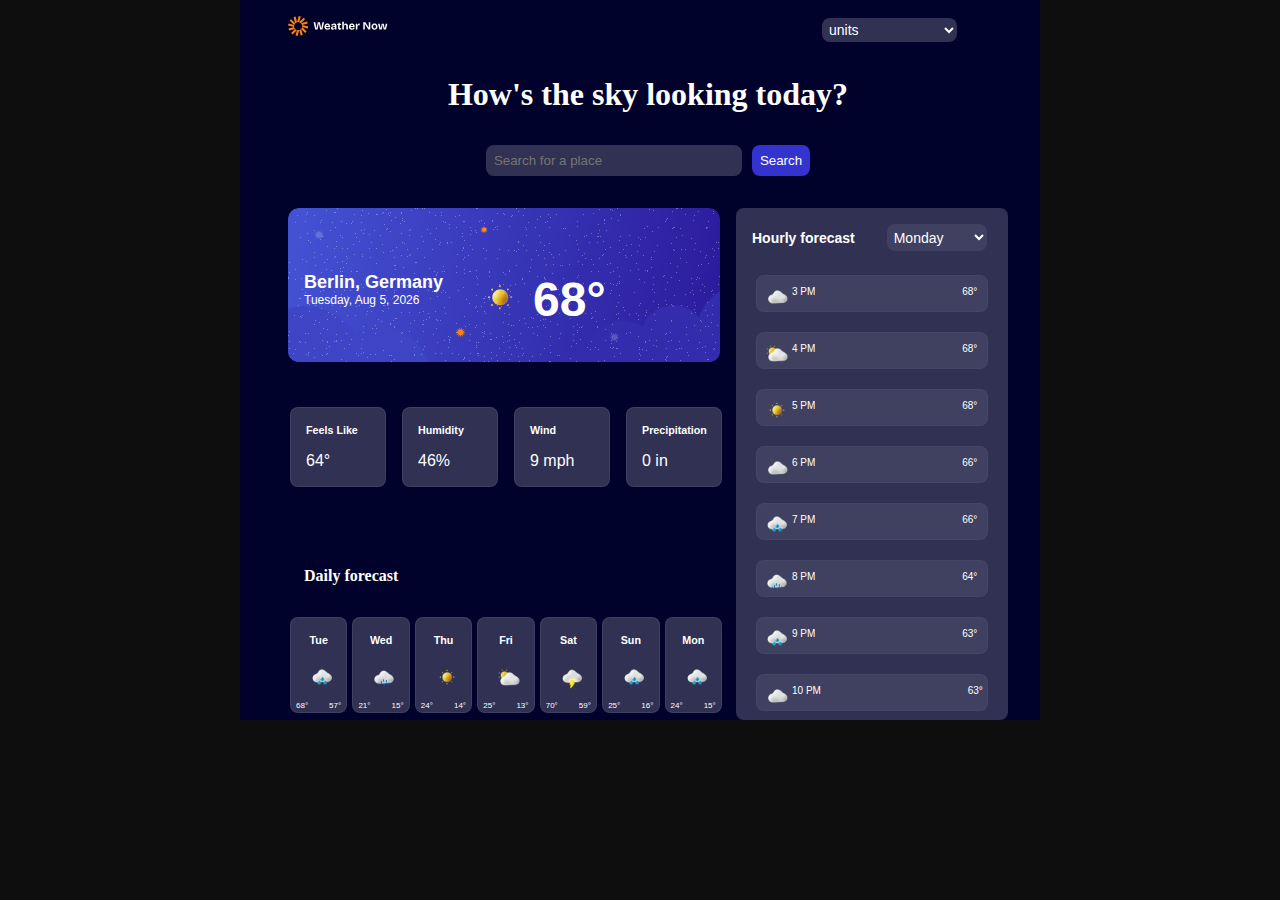
<file: index.html>
<!doctype html>
<html lang="en">
  <head>
    <meta charset="UTF-8" />
    <meta name="viewport" content="width=device-width, initial-scale=1.0" />
    <!-- displays site properly based on user's device -->

    <link
      rel="icon"
      type="image/png"
      sizes="32x32"
      href="./assets/images/favicon-32x32.png"
    />
    <link rel="stylesheet" href="./css/main.css" />

    <title>Frontend Mentor | Weather app</title>
  </head>
  <body>
    <main class="main-container">
      <div class="container">
        <header class="header-top">
          <div class="header-logo">
            <img src="./assets/images/logo.svg" alt="Logo" />
          </div>
          <div class="unit">
            <select name="temperature-unit" id="temperature-unit">
              <label for="temperature-unit">Units </label>
              <option label="units">Units</option>
              <optgroup label="Temperature">
                <option value="celcius">Celsius(&deg;C)</option>
                <option value="fahrenheit">Fahrenheit(&deg;F)</option>
              </optgroup>
              <optgroup label="Wind Speed">
                <option value="km">km/h</option>
                <option value="mph">mph</option>
              </optgroup>
              <optgroup label="Presipetation">
                <option value="milimeters">Milimeters(mn)</option>
              </optgroup>
            </select>
          </div>
        </header>
        <h1>How's the sky looking today?</h1>

        <section class="hero">
          <div class="search">
            <input
              type="search"
              name="search"
              id="search"
              placeholder="Search for a place"
            />
          </div>

          <button class="search-btn">Search</button>
        </section>

        <section class="cta">
          <img
            src="./assets/images/bg-today-large.svg"
            alt="today"
            class="today-display js-today"
          />

          <div class="hourly-forecast-container">
            <div class="daily-forecast">
              <h6>Hourly forecast</h6>
              <select name="day-of-week" id="days-of-week">
                <option value="monday">Monday</option>
                <option value="tuesday">Tuesday</option>
                <option value="wednesday">Wednesday</option>
                <option value="thursday">Thursday</option>
                <option value="friday">Friday</option>
                <option value="saturday">Saturday</option>
                <option value="sunday">Sunday</option>
              </select>
            </div>
            <div class="hourly-weather-container">
              <div class="hourly-weather">
                <img
                  src="./assets/images/icon-overcast.webp"
                  alt="fog"
                  title="fog"
                  class="icon"
                />
                <p>3 PM <span class="deg">68&deg</span></p>
              </div>
              <div class="hourly-weather">
                <img
                  src="./assets/images/icon-partly-cloudy.webp"
                  alt="partly-sunny"
                  title="partly-sunny"
                  class="icon"
                />
                <p>4 PM <span class="deg">68&deg</span></p>
              </div>
              <div class="hourly-weather">
                <img
                  src="./assets/images/icon-sunny.webp"
                  alt="sunny"
                  title="sunny"
                  class="icon"
                />
                <p>5 PM <span class="deg">68&deg</span></p>
              </div>
              <div class="hourly-weather">
                <img
                  src="./assets/images/icon-overcast.webp"
                  alt="fog"
                  title="fog"
                  class="icon"
                />
                <p>6 PM <span class="deg">66&deg</span></p>
              </div>
              <div class="hourly-weather">
                <img
                  src="./assets/images/icon-rain.webp"
                  alt="rain"
                  title="rain"
                  class="icon"
                />
                <p>7 PM <span class="deg">66&deg</span></p>
              </div>
              <div class="hourly-weather">
                <img
                  src="./assets/images/icon-drizzle.webp"
                  alt="drizzle"
                  title="drizzle"
                  class="icon"
                />
                <p>8 PM <span class="deg">64&deg</span></p>
              </div>
              <div class="hourly-weather">
                <img
                  src="./assets/images/icon-rain.webp"
                  alt="rain"
                  title="rain"
                  class="icon"
                />
                <p>9 PM <span class="deg">63&deg</span></p>
              </div>
              <div class="hourly-weather">
                <img
                  src="./assets/images/icon-overcast.webp"
                  alt="fog"
                  title="fog"
                  class="icon"
                />
                <p>10 PM <span class="deg">63&deg</span></p>
              </div>
            </div>
          </div>
        </section>
        <section class="weather-display-container">
          <div class="weather-hidden">
            <div class="weather-display">
              <div class="country-date">
                <h4 class="country">Berlin, Germany</h4>
                <p class="date">Tuesday, Aug 5, 2026</p>
              </div>
              <div class="deg-display">
                <img
                  src="./assets/images/icon-sunny.webp"
                  alt="sunny"
                  class="weather-icon"
                />
                <h2 class="deg-num">68&deg</h2>
              </div>
            </div>
          </div>
          <div class="hidden" id="loader">
            <p class="loading">Fetching weather</p>
            <div class="spinner"></div>
          </div>
        </section>

        <section class="tempt-cta">
          <div class="feels-like temp-weather">
            <h6>Feels Like</h6>
            <p class="tempt-cta-deg">64&deg;</p>
          </div>
          <div class="himidity temp-weather">
            <h6>Humidity</h6>
            <p class="tempt-cta-deg">46%</p>
          </div>
          <div class="wind temp-weather">
            <h6>Wind</h6>
            <p class="tempt-cta-deg">9 mph</p>
          </div>
          <div class="precipitation temp-weather">
            <h6>Precipitation</h6>
            <p class="tempt-cta-deg">0 in</p>
          </div>
        </section>

        <section class="daily-forecast-container">
          <h4>Daily forecast</h4>
          <div class="daily-forecast-grid">
            <div class="daily-forecast">
              <h6>Tue</h6>
              <img
                src="./assets/images/icon-rain.webp"
                alt="rain"
                class="icon"
              />
              <div class="deg">
                <p>68&deg;</p>
                <p>57&deg;</p>
              </div>
            </div>
            <div class="daily-forecast">
              <h6>Wed</h6>
              <img
                src="./assets/images/icon-drizzle.webp"
                alt="drizzle"
                class="icon"
              />
              <div class="deg">
                <p>21&deg;</p>
                <p>15&deg;</p>
              </div>
            </div>
            <div class="daily-forecast">
              <h6>Thu</h6>
              <img
                src="./assets/images/icon-sunny.webp"
                alt="sunny"
                class="icon"
              />
              <div class="deg">
                <p>24&deg;</p>
                <p>14&deg;</p>
              </div>
            </div>
            <div class="daily-forecast">
              <h6>Fri</h6>
              <img
                src="./assets/images/icon-partly-cloudy.webp"
                alt="partly-cloudy"
                class="icon"
              />
              <div class="deg">
                <p>25&deg;</p>
                <p>13&deg;</p>
              </div>
            </div>
            <div class="daily-forecast">
              <h6>Sat</h6>
              <img
                src="./assets/images/icon-storm.webp"
                alt="rain"
                class="icon"
              />
              <div class="deg">
                <p>70&deg;</p>
                <p>59&deg;</p>
              </div>
            </div>
            <div class="daily-forecast">
              <h6>Sun</h6>
              <img
                src="./assets/images/icon-rain.webp"
                alt="rain"
                class="icon"
              />
              <div class="deg">
                <p>25&deg;</p>
                <p>16&deg;</p>
              </div>
            </div>
            <div class="daily-forecast">
              <h6>Mon</h6>
              <img
                src="./assets/images/icon-rain.webp"
                alt="rain"
                class="icon"
              />
              <div class="deg">
                <p>24&deg;</p>
                <p>15&deg;</p>
              </div>
            </div>
          </div>
        </section>
      </div>
    </main>

    <!--- <div class="attribution">
      Challenge by
      <a href="https://www.frontendmentor.io?ref=challenge">Frontend Mentor</a>.
      Coded by <a href="#">Your Name Here</a>.
    </div> -->

    <script type="module" src="./script/main.js"></script>
  </body>
</html>
</file>
<file: css/main.css>
@font-face {
  font-family: "BricolageGrotesque" sans-serif;
  src: url(../assets/fonts/Bricolage_Grotesque/BricolageGrotesque-VariableFont_opszwdthwght.ttf);
  font-weight: 100 900;
  font-style: normal;
}
@font-face {
  font-family: "DMSans" sans-serif BricolageGrotesque;
  src: url(../assets/fonts/DM_Sans/DMSans-VariableFont_opszwght.ttf);
  font-weight: 100 900;
  font-style: normal;
}
* {
  -webkit-box-sizing: border-box;
          box-sizing: border-box;
  margin: 0;
  padding: 0;
}

body {
  background-color: #0e0e0e;
  font-family: "BricolageGrotesque", sans-serif;
  font-weight: 400;
  display: -webkit-box;
  display: -ms-flexbox;
  display: flex;
  -webkit-box-pack: center;
      -ms-flex-pack: center;
          justify-content: center;
  -webkit-box-align: center;
      -ms-flex-align: center;
          align-items: center;
}

.main-container {
  background-color: rgb(1, 2, 43);
  background-color: rgb(1, 2, 43);
  color: #fff;
  max-width: 50rem;
  height: 45rem;
}
@media (max-width: 768px) {
  .main-container {
    height: 50rem;
  }
}
@media (max-width: 576px) {
  .main-container {
    height: 101rem;
  }
}

.container {
  width: 90%;
  max-width: 800px;
  margin-left: 3rem;
  margin-right: 3rem;
}
@media (max-width: 576px) {
  .container {
    margin-left: 1rem;
    margin-right: 1rem;
  }
}

.attribution {
  color: #fff;
}

:root {
  --text-color: white;
  --secondary-color: rgb(51, 51, 208);
  --primary-color: rgba(73, 74, 105, 0.658);
}

.header-top {
  display: -webkit-box;
  display: -ms-flexbox;
  display: flex;
  -webkit-column-gap: 27rem;
     -moz-column-gap: 27rem;
          column-gap: 27rem;
  padding-top: 1rem;
}
@media (max-width: 576px) {
  .header-top {
    -webkit-column-gap: 4rem;
       -moz-column-gap: 4rem;
            column-gap: 4rem;
    min-width: 16rem;
    width: 90%;
    max-width: 22rem;
  }
}
.header-top .header-logo img {
  width: 100px;
  height: auto;
}
.header-top .unit {
  background: var(--Sprimary-color);
  padding: 2px;
}
.header-top .unit #temperature-unit {
  background: var(--primary-color);
  border-style: none;
  border-radius: 8px;
  font-size: 14px;
  color: var(--text-color);
  padding: 3px;
}
@media (max-width: 576px) {
  .header-top .unit #temperature-unit {
    font-size: 10px;
  }
}

h1 {
  text-align: center;
  font-family: "DMSans", serif;
  font-weight: 900;
  margin-top: 2rem;
}
@media (max-width: 1200px) {
  h1 {
    margin-top: 2rem;
  }
}
@media (max-width: 768px) {
  h1 {
    margin-top: 2rem;
  }
}
@media (max-width: 576px) {
  h1 {
    font-size: 28px;
    margin-top: 1rem;
  }
}

.hero {
  display: -webkit-box;
  display: -ms-flexbox;
  display: flex;
  -webkit-box-pack: center;
      -ms-flex-pack: center;
          justify-content: center;
  margin-top: 2rem;
}
@media (max-width: 1200px) {
  .hero {
    margin-top: 2rem;
  }
}
@media (max-width: 576px) {
  .hero {
    display: block;
    margin-top: 2rem;
    margin-left: -5px;
  }
}
.hero #search {
  padding: 0.5rem;
  width: 16rem;
  background-color: var(--primary-color);
  color: var(--text-color);
  border-style: none;
  border-radius: 8px;
}
@media (max-width: 576px) {
  .hero #search {
    margin-left: 1rem;
    max-width: 22rem;
    min-width: 16rem;
    width: 90%;
    margin-right: 1rem;
  }
}
.hero .search-btn {
  margin-left: 10px;
  border-radius: 8px;
  border-style: none;
  border-color: none;
  background-color: var(--secondary-color);
  padding: 8px;
  color: var(--text-color);
}
@media (max-width: 576px) {
  .hero .search-btn {
    margin-left: 1rem;
    max-width: 22rem;
    min-width: 16rem;
    width: 90%;
    margin-right: 1rem;
    margin-top: 5px;
  }
}

.cta {
  display: -webkit-box;
  display: -ms-flexbox;
  display: flex;
  gap: 1rem;
  margin-top: 2rem;
  -webkit-box-pack: center;
      -ms-flex-pack: center;
          justify-content: center;
  -webkit-box-align: start;
      -ms-flex-align: start;
          align-items: flex-start;
  position: relative;
}
@media (max-width: 576px) {
  .cta {
    display: block;
    margin-top: 1rem;
  }
}
.cta .today-display {
  max-width: 27rem;
  width: 90%;
  position: relative;
}
@media (max-width: 576px) {
  .cta .today-display {
    margin-left: 1rem;
    max-width: 22rem;
    min-width: 16rem;
    width: 90%;
    margin-right: 1rem;
  }
}
.cta .hourly-forecast-container {
  min-width: 15rem;
  width: 90%;
  background-color: var(--primary-color);
  border-radius: 8px;
  height: 32rem;
}
@media (max-width: 768px) {
  .cta .hourly-forecast-container {
    height: 37rem;
  }
}
@media (max-width: 576px) {
  .cta .hourly-forecast-container {
    min-width: 16rem;
    width: 90%;
    position: relative;
    margin-top: 40rem;
    max-width: 22rem;
    margin-left: 1rem;
    margin-right: 1rem;
    height: 39rem;
  }
}
.cta .daily-forecast {
  display: -webkit-inline-box;
  display: -ms-inline-flexbox;
  display: inline-flex;
  gap: 2rem;
  margin: 0 1rem;
}
@media (max-width: 1200px) {
  .cta .daily-forecast {
    gap: 20px;
  }
}
@media (max-width: 768px) {
  .cta .daily-forecast {
    gap: 10px;
  }
}
@media (max-width: 576px) {
  .cta .daily-forecast {
    gap: 4.5rem;
  }
}
.cta .daily-forecast h6 {
  font-weight: bolder;
  margin-top: 1.4rem;
  font-size: 14px;
  text-wrap: nowrap;
}
@media (max-width: 768px) {
  .cta .daily-forecast h6 {
    font-size: 14px;
  }
}
@media (max-width: 576px) {
  .cta .daily-forecast h6 {
    font-size: 10px;
  }
}
.cta .daily-forecast #days-of-week {
  background-color: var(--primary-color);
  padding: 3px;
  font-size: 14px;
  border-style: none;
  color: var(--text-color);
  border-radius: 8px;
  height: 1.7rem;
  margin-top: 1rem;
  margin-right: 1rem;
}
@media (max-width: 768px) {
  .cta .daily-forecast #days-of-week {
    font-size: 12px;
  }
}
@media (max-width: 576px) {
  .cta .daily-forecast #days-of-week {
    font-size: 10px;
  }
}
.cta .hourly-weather-container {
  margin-top: 1.5rem;
}
@media (max-width: 768px) {
  .cta .hourly-weather-container {
    height: 2rem;
    margin-bottom: 2px;
  }
}
@media (max-width: 576px) {
  .cta .hourly-weather-container {
    height: 24rem;
  }
}
.cta .hourly-weather {
  display: -webkit-box;
  display: -ms-flexbox;
  display: flex;
  border: 1px solid var(--primary-color);
  margin: 20px;
  border-radius: 8px;
  font-size: 10px;
  background: var(--primary-color);
  margin-bottom: 10px;
}
@media (max-width: 768px) {
  .cta .hourly-weather {
    margin-bottom: 10px;
    margin: 15px;
  }
}
@media (max-width: 576px) {
  .cta .hourly-weather {
    margin-bottom: 10px;
    margin: 12px;
  }
}
.cta .hourly-weather .icon {
  width: 30px;
  height: 30px;
  margin-top: 5px;
  margin-left: 5px;
}
@media (max-width: 768px) {
  .cta .hourly-weather .icon {
    margin-top: 7px;
  }
}
@media (max-width: 576px) {
  .cta .hourly-weather .icon {
    width: 30px;
    height: 30px;
    margin-top: 8px;
    margin-left: 1rem;
  }
}
.cta .hourly-weather p {
  margin-top: 10px;
}
@media (max-width: 1200px) {
  .cta .hourly-weather p {
    margin-top: 10px;
  }
}
@media (max-width: 768px) {
  .cta .hourly-weather p {
    margin-top: 1rem;
    font-size: 14px;
    margin-bottom: 1rem;
  }
}
@media (max-width: 576px) {
  .cta .hourly-weather p {
    margin-top: 16px;
  }
}
.cta .hourly-weather .deg {
  margin-left: 9rem;
  margin-top: 1rem;
}
@media (max-width: 768px) {
  .cta .hourly-weather .deg {
    margin-left: 7rem;
    margin-top: 1rem;
  }
}
@media (max-width: 576px) {
  .cta .hourly-weather .deg {
    margin-left: 7rem;
    margin-top: 1rem;
  }
}

.hourly-weather-js {
  display: -webkit-box;
  display: -ms-flexbox;
  display: flex;
  border: 1px solid var(--primary-color);
  margin: 5px;
  border-radius: 8px;
  font-size: 10px;
  background: var(--primary-color);
  margin-bottom: 4px;
}
@media (max-width: 768px) {
  .hourly-weather-js {
    margin-bottom: 15px;
    margin: 3px;
  }
}
@media (max-width: 576px) {
  .hourly-weather-js {
    margin-bottom: 5px;
    margin: 7px;
  }
}
.hourly-weather-js .icon {
  width: 30px;
  height: 30px;
  margin-top: 0.5rem;
  margin-left: 5px;
}
@media (max-width: 768px) {
  .hourly-weather-js .icon {
    margin-top: 1rem;
  }
}
.hourly-weather-js .icon .info-icon {
  width: 30px;
  height: 30px;
  margin-top: 1rem;
  margin-left: 0rem;
}
@media (max-width: 576px) {
  .hourly-weather-js .icon {
    width: 30px;
    height: 30px;
    margin-top: 8px;
    margin-left: 1rem;
  }
}
.hourly-weather-js p {
  margin-top: 10px;
}
@media (max-width: 1200px) {
  .hourly-weather-js p {
    margin-top: 10px;
  }
}
@media (max-width: 768px) {
  .hourly-weather-js p {
    margin-top: 1rem;
    font-size: 14px;
    margin-bottom: 1rem;
  }
}
@media (max-width: 576px) {
  .hourly-weather-js p {
    margin-top: 16px;
  }
}
.hourly-weather-js .deg {
  margin-left: 10rem;
  margin-top: 1rem;
}
@media (max-width: 768px) {
  .hourly-weather-js .deg {
    margin-left: 7rem;
    margin-top: 1rem;
  }
}
@media (max-width: 576px) {
  .hourly-weather-js .deg {
    margin-left: 7rem;
    margin-top: 1rem;
  }
}

.weather-display-container {
  display: -webkit-box;
  display: -ms-flexbox;
  display: flex;
  -webkit-box-orient: vertical;
  -webkit-box-direction: normal;
      -ms-flex-direction: column;
          flex-direction: column;
  position: relative;
  margin-top: -28rem;
}
@media (max-width: 768px) {
  .weather-display-container {
    margin-top: -34rem;
  }
}
@media (max-width: 576px) {
  .weather-display-container {
    margin-top: -84.5rem;
    margin-left: 3rem;
  }
}
.weather-display-container .weather-display {
  display: -webkit-box;
  display: -ms-flexbox;
  display: flex;
  -webkit-column-gap: 2rem;
     -moz-column-gap: 2rem;
          column-gap: 2rem;
}
@media (max-width: 576px) {
  .weather-display-container .weather-display {
    -webkit-column-gap: 5px;
       -moz-column-gap: 5px;
            column-gap: 5px;
    margin-left: 1rem;
    display: block;
  }
}
.weather-display-container .country-date {
  margin-left: 1rem;
}
.weather-display-container .country-date .country {
  font-size: 18px;
  font-weight: bolder;
}
@media (max-width: 576px) {
  .weather-display-container .country-date .country {
    font-size: 14px;
    margin-top: 10px;
  }
}
.weather-display-container .country-date .date {
  font-size: 12px;
}
@media (max-width: 576px) {
  .weather-display-container .country-date .date {
    font-size: 10px;
  }
}
.weather-display-container .deg-display {
  display: -webkit-box;
  display: -ms-flexbox;
  display: flex;
  font-size: 2rem;
  -webkit-column-gap: 0.5rem;
     -moz-column-gap: 0.5rem;
          column-gap: 0.5rem;
}
.weather-display-container .deg-display .weather-icon {
  width: 50px;
  height: 50px;
}
@media (max-width: 576px) {
  .weather-display-container .deg-display {
    -webkit-column-gap: 2px;
       -moz-column-gap: 2px;
            column-gap: 2px;
    margin-left: 1rem;
  }
}
@media (max-width: 576px) {
  .weather-display-container .deg-num {
    font-size: 1.5rem;
    margin-top: 10px;
    margin-left: 1rem;
  }
}
.weather-display-container .hidden {
  display: none !important;
}
.weather-display-container #loader {
  display: grid;
  grid-template-columns: 1fr 1fr;
  -webkit-box-orient: vertical;
  -webkit-box-direction: normal;
      -ms-flex-direction: column;
          flex-direction: column;
  margin-left: 2rem;
  -webkit-column-gap: 0px;
     -moz-column-gap: 0px;
          column-gap: 0px;
}
.weather-display-container #loader .loading {
  font-size: 20px;
}
@media (max-width: 576px) {
  .weather-display-container #loader .loading {
    padding-top: 5px;
    margin-bottom: 3rem;
  }
}
.weather-display-container .spinner {
  width: 50px;
  height: 50px;
  border: 5px solid rgba(255, 255, 255, 0.3);
  border-radius: 50%;
  border-top-color: #fff;
  -webkit-animation: spin 1s ease-in-out infinite;
          animation: spin 1s ease-in-out infinite;
}
@-webkit-keyframes spin {
  to {
    -webkit-transform: rotate(360deg);
            transform: rotate(360deg);
  }
}
@keyframes spin {
  to {
    -webkit-transform: rotate(360deg);
            transform: rotate(360deg);
  }
}

.tempt-cta {
  display: grid;
  grid-template-columns: 1fr 1fr 1fr 1fr;
  max-width: 27rem;
  width: 90%;
  height: 5rem;
  gap: 1rem;
  position: relative;
  margin-top: 5rem;
  margin-left: 2px;
}
@media (max-width: 1200px) {
  .tempt-cta {
    margin-top: 5rem;
    margin-left: 2px;
  }
}
@media (max-width: 768px) {
  .tempt-cta {
    margin-top: 4rem;
    margin-left: 2px;
    height: 7rem;
  }
}
@media (max-width: 576px) {
  .tempt-cta {
    display: grid;
    grid-template-columns: 1fr 1fr;
    min-width: 16rem;
    position: relative;
    margin-top: 1rem;
    margin-left: 1rem;
    margin-right: 1rem;
    width: 90%;
    max-width: 22rem;
  }
}
.tempt-cta .temp-weather {
  background-color: var(--primary-color);
  -webkit-box-pack: center;
      -ms-flex-pack: center;
          justify-content: center;
  -webkit-box-align: center;
      -ms-flex-align: center;
          align-items: center;
  border-radius: 8px;
  border: 1px solid var(--primary-color);
}
@media (max-width: 576px) {
  .tempt-cta .temp-weather {
    height: 7rem;
  }
}
.tempt-cta h6,
.tempt-cta p {
  margin-top: 1rem;
  margin-left: 15px;
}
@media (max-width: 768px) {
  .tempt-cta h6,
  .tempt-cta p {
    font-size: 14px;
    margin-left: 4px;
  }
}
@media (max-width: 576px) {
  .tempt-cta h6,
  .tempt-cta p {
    margin-top: 1rem;
    margin-left: 10px;
  }
}
@media (max-width: 768px) {
  .tempt-cta .tempt-cta-deg {
    margin-top: 3rem;
    margin-left: 10px;
  }
}
@media (max-width: 576px) {
  .tempt-cta .tempt-cta-deg {
    margin-top: 2rem;
    margin-left: 15px;
  }
}

.daily-forecast-container {
  margin-top: 5rem;
  position: relative;
}
@media (max-width: 1200px) {
  .daily-forecast-container {
    margin-top: 1.8rem;
  }
}
.daily-forecast-container h4 {
  margin-left: 1rem;
  margin-bottom: 2rem;
  font-family: "DMSans", serif;
  font-weight: 700;
}
@media (max-width: 1200px) {
  .daily-forecast-container h4 {
    margin-bottom: 1rem;
  }
}
@media (max-width: 768px) {
  .daily-forecast-container h4 {
    margin-top: 1px;
    font-size: 18px;
  }
}
@media (max-width: 576px) {
  .daily-forecast-container h4 {
    margin-top: 9rem;
    margin-left: 1.5rem;
  }
}
.daily-forecast-container .daily-forecast-grid {
  display: grid;
  grid-template-columns: repeat(7, 1fr);
  gap: 5px;
  position: relative;
  max-width: 27rem;
  width: 90%;
  height: 6rem;
  margin-left: 2px;
}
@media (max-width: 1200px) {
  .daily-forecast-container .daily-forecast-grid {
    height: 7rem;
    margin-left: 2px;
    gap: 8px;
  }
}
@media (max-width: 768px) {
  .daily-forecast-container .daily-forecast-grid {
    margin-top: 5px;
    margin-left: 2px;
    grid-template-columns: repeat(4, 1fr);
    gap: 1rem;
  }
}
@media (max-width: 576px) {
  .daily-forecast-container .daily-forecast-grid {
    position: absolute;
    margin-top: 10px;
    display: grid;
    grid-template-columns: repeat(3, 1fr);
    gap: 5px;
    min-width: 16rem;
    width: 90%;
    max-width: 22rem;
    margin-left: 1rem;
    margin-right: 1rem;
  }
}
.daily-forecast-container .daily-forecast-grid .daily-forecast {
  background-color: var(--primary-color);
  border-radius: 8px;
  border: 1px solid var(--primary-color);
}
.daily-forecast-container .daily-forecast-grid .daily-forecast .icon {
  width: 30px;
  height: 30px;
  margin-top: 1rem;
  margin-left: 1rem;
}
@media (max-width: 768px) {
  .daily-forecast-container .daily-forecast-grid .daily-forecast {
    height: 7rem;
    width: 6rem;
  }
  .daily-forecast-container .daily-forecast-grid .daily-forecast .icon {
    margin-top: 1rem;
    margin-left: 2rem;
  }
}
@media (max-width: 576px) {
  .daily-forecast-container .daily-forecast-grid .daily-forecast {
    height: 6rem;
    width: 4rem;
  }
  .daily-forecast-container .daily-forecast-grid .daily-forecast .icon {
    margin-top: 0.5rem;
    margin-left: 1rem;
  }
}
.daily-forecast-container .daily-forecast-grid .daily-forecast h6 {
  text-align: center;
  margin-top: 1rem;
}
@media (max-width: 1200px) {
  .daily-forecast-container .daily-forecast-grid .daily-forecast h6 {
    margin-top: 1rem;
  }
}
@media (max-width: 768px) {
  .daily-forecast-container .daily-forecast-grid .daily-forecast h6 {
    font-size: 14px;
    margin-top: 1rem;
  }
}
@media (max-width: 576px) {
  .daily-forecast-container .daily-forecast-grid .daily-forecast h6 {
    margin-top: 10px;
    font-size: 14px;
  }
}
.daily-forecast-container .daily-forecast-grid .daily-forecast p {
  font-size: 8px;
  margin-left: 5px;
  margin-top: 5px;
}
@media (max-width: 1200px) {
  .daily-forecast-container .daily-forecast-grid .daily-forecast p {
    margin-top: 10px;
  }
}
@media (max-width: 768px) {
  .daily-forecast-container .daily-forecast-grid .daily-forecast p {
    font-size: 14px;
    margin-left: 10px;
  }
}
@media (max-width: 576px) {
  .daily-forecast-container .daily-forecast-grid .daily-forecast p {
    font-size: 10px;
    margin-left: 6px;
  }
}
.daily-forecast-container .daily-forecast-grid .daily-forecast img {
  margin-left: 15px;
  margin-top: 5px;
}
@media (max-width: 1200px) {
  .daily-forecast-container .daily-forecast-grid .daily-forecast img {
    margin-top: 10px;
  }
}
@media (max-width: 768px) {
  .daily-forecast-container .daily-forecast-grid .daily-forecast img {
    margin-left: 2rem;
    margin-top: 5px;
  }
}
@media (max-width: 576px) {
  .daily-forecast-container .daily-forecast-grid .daily-forecast img {
    margin-left: 18px;
    margin-bottom: 3px;
  }
}
.daily-forecast-container .daily-forecast-grid .daily-forecast .deg {
  display: -webkit-box;
  display: -ms-flexbox;
  display: flex;
  gap: 1rem;
}
@media (max-width: 768px) {
  .daily-forecast-container .daily-forecast-grid .daily-forecast .deg {
    gap: 1.5rem;
  }
}
@media (max-width: 576px) {
  .daily-forecast-container .daily-forecast-grid .daily-forecast .deg {
    gap: 1rem;
  }
}/*# sourceMappingURL=main.css.map */
</file>
